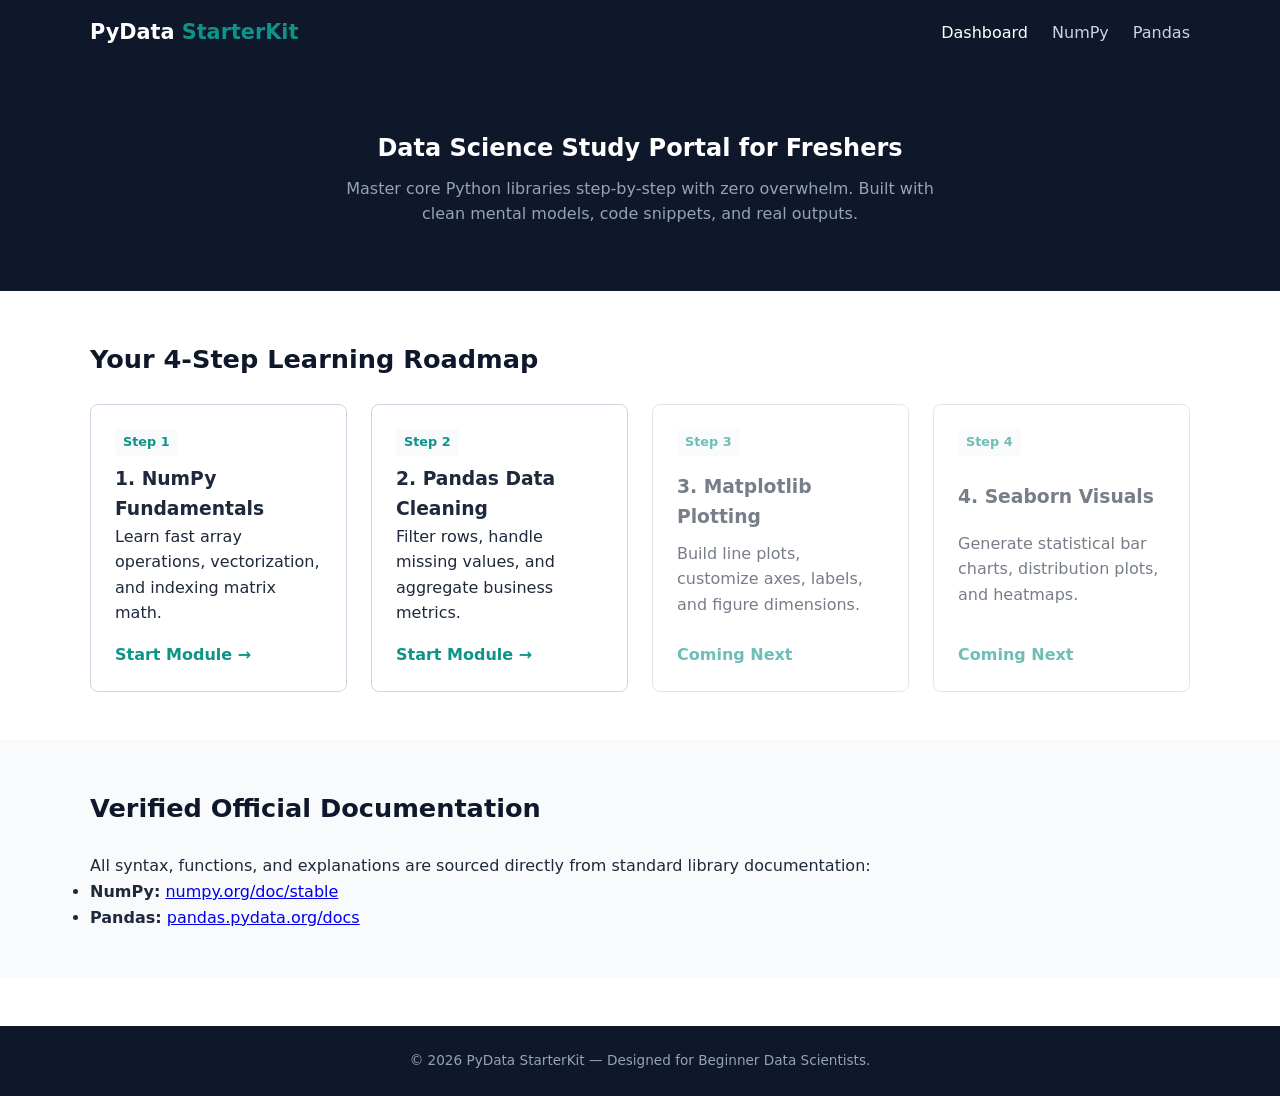
<file: index.html>
<!DOCTYPE html>
<html lang="en">
<head>
    <meta charset="UTF-8">
    <meta name="viewport" content="width=device-width, initial-scale=1.0">
    <title>PyData Portal | Fresher Data Science Roadmap</title>
    <link rel="stylesheet" href="style.css">
</head>
<body>

    <!-- Sticky Navigation -->
    <header class="navbar">
        <div class="container nav-container">
            <a href="index.html" class="logo">PyData <span>StarterKit</span></a>
            <nav class="nav-menu">
                <a href="index.html" class="nav-link active">Dashboard</a>
                <a href="numpy.html" class="nav-link">NumPy</a>
                <a href="pandas.html" class="nav-link">Pandas</a>
            </nav>
        </div>
    </header>

    <!-- Hero Banner -->
    <section class="hero">
        <div class="container">
            <h1>Data Science Study Portal for Freshers</h1>
            <p>Master core Python libraries step-by-step with zero overwhelm. Built with clean mental models, code snippets, and real outputs.</p>
        </div>
    </section>

    <!-- Learning Roadmap Progress -->
    <section class="section">
        <div class="container">
            <h2 class="section-title">Your 4-Step Learning Roadmap</h2>
            <div class="roadmap-grid">
                <a href="numpy.html" class="roadmap-card">
                    <span class="step-tag">Step 1</span>
                    <h3>1. NumPy Fundamentals</h3>
                    <p>Learn fast array operations, vectorization, and indexing matrix math.</p>
                    <span class="card-link">Start Module →</span>
                </a>
                <a href="pandas.html" class="roadmap-card">
                    <span class="step-tag">Step 2</span>
                    <h3>2. Pandas Data Cleaning</h3>
                    <p>Filter rows, handle missing values, and aggregate business metrics.</p>
                    <span class="card-link">Start Module →</span>
                </a>
                <div class="roadmap-card disabled">
                    <span class="step-tag">Step 3</span>
                    <h3>3. Matplotlib Plotting</h3>
                    <p>Build line plots, customize axes, labels, and figure dimensions.</p>
                    <span class="card-link">Coming Next</span>
                </div>
                <div class="roadmap-card disabled">
                    <span class="step-tag">Step 4</span>
                    <h3>4. Seaborn Visuals</h3>
                    <p>Generate statistical bar charts, distribution plots, and heatmaps.</p>
                    <span class="card-link">Coming Next</span>
                </div>
            </div>
        </div>
    </section>

    <!-- Information Sources -->
    <section class="section bg-light">
        <div class="container">
            <h2 class="section-title">Verified Official Documentation</h2>
            <div class="sources-box">
                <p>All syntax, functions, and explanations are sourced directly from standard library documentation:</p>
                <ul>
                    <li><strong>NumPy:</strong> <a href="https://numpy.org/doc/stable/" target="_blank">numpy.org/doc/stable</a></li>
                    <li><strong>Pandas:</strong> <a href="https://pandas.pydata.org/docs/" target="_blank">pandas.pydata.org/docs</a></li>
                </ul>
            </div>
        </div>
    </section>

    <footer class="footer">
        <div class="container text-center">
            <p>&copy; 2026 PyData StarterKit — Designed for Beginner Data Scientists.</p>
        </div>
    </footer>

    <script src="script.js"></script>
</body>
</html>
</file>
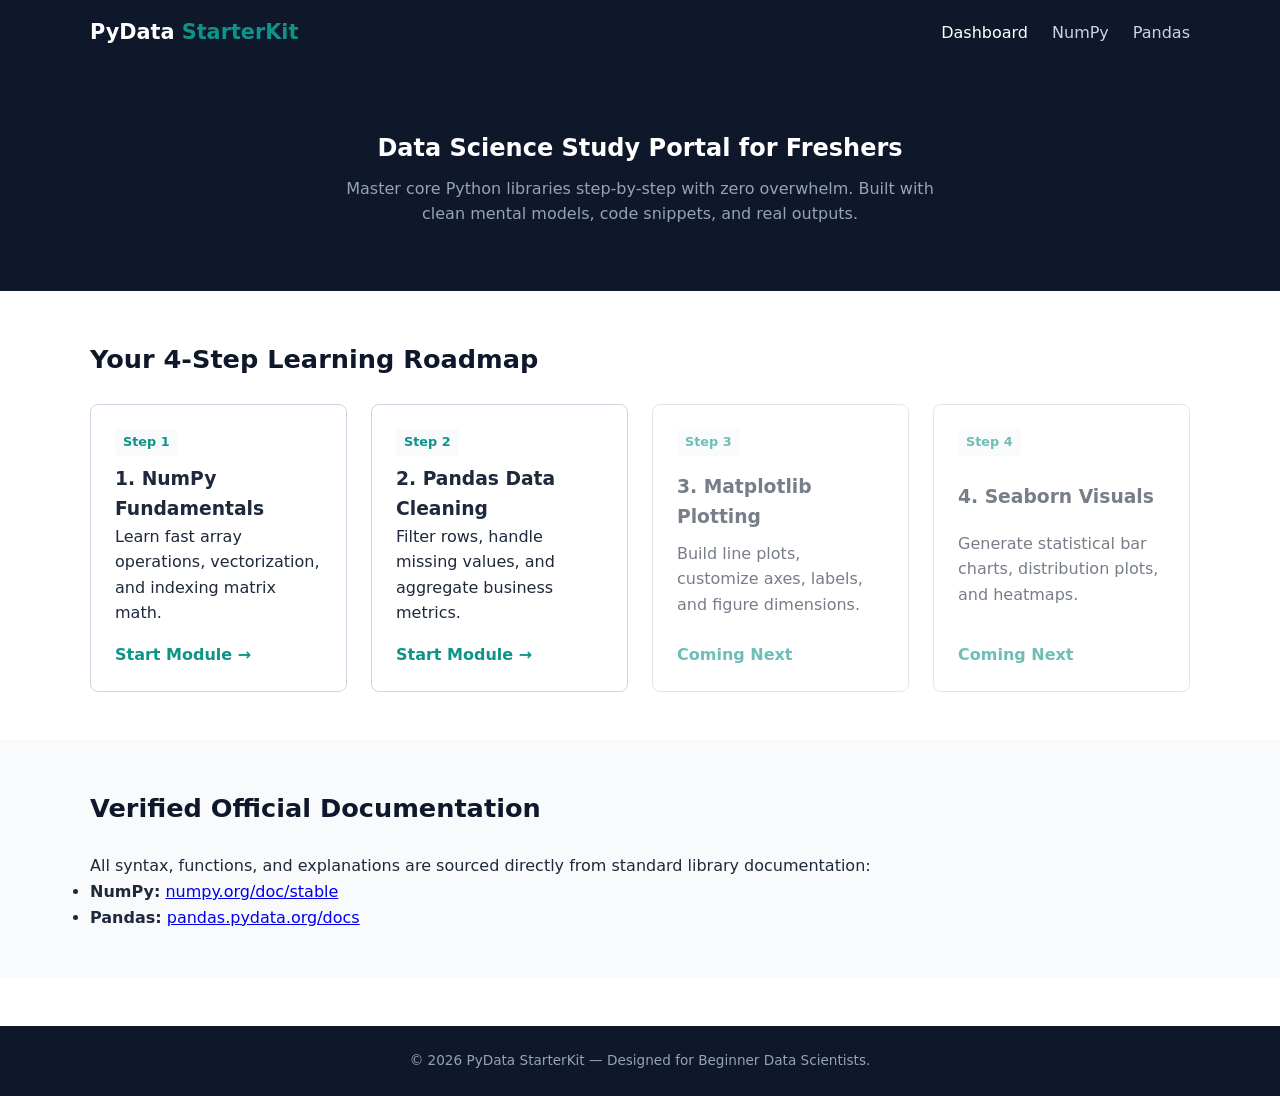
<file: Dashboard & Learning Roadmap.html>
<!DOCTYPE html>
<html lang="en">
<head>
    <meta charset="UTF-8">
    <meta name="viewport" content="width=device-width, initial-scale=1.0">
    <title>PyData Portal | Fresher Data Science Roadmap</title>
    <link rel="stylesheet" href="style.css">
</head>
<body>

    <!-- Sticky Navigation -->
    <header class="navbar">
        <div class="container nav-container">
            <a href="index.html" class="logo">PyData <span>StarterKit</span></a>
            <nav class="nav-menu">
                <a href="index.html" class="nav-link active">Dashboard</a>
                <a href="numpy.html" class="nav-link">NumPy</a>
                <a href="pandas.html" class="nav-link">Pandas</a>
            </nav>
        </div>
    </header>

    <!-- Hero Banner -->
    <section class="hero">
        <div class="container">
            <h1>Data Science Study Portal for Freshers</h1>
            <p>Master core Python libraries step-by-step with zero overwhelm. Built with clean mental models, code snippets, and real outputs.</p>
        </div>
    </section>

    <!-- Learning Roadmap Progress -->
    <section class="section">
        <div class="container">
            <h2 class="section-title">Your 4-Step Learning Roadmap</h2>
            <div class="roadmap-grid">
                <a href="numpy.html" class="roadmap-card">
                    <span class="step-tag">Step 1</span>
                    <h3>1. NumPy Fundamentals</h3>
                    <p>Learn fast array operations, vectorization, and indexing matrix math.</p>
                    <span class="card-link">Start Module →</span>
                </a>
                <a href="pandas.html" class="roadmap-card">
                    <span class="step-tag">Step 2</span>
                    <h3>2. Pandas Data Cleaning</h3>
                    <p>Filter rows, handle missing values, and aggregate business metrics.</p>
                    <span class="card-link">Start Module →</span>
                </a>
                <div class="roadmap-card disabled">
                    <span class="step-tag">Step 3</span>
                    <h3>3. Matplotlib Plotting</h3>
                    <p>Build line plots, customize axes, labels, and figure dimensions.</p>
                    <span class="card-link">Coming Next</span>
                </div>
                <div class="roadmap-card disabled">
                    <span class="step-tag">Step 4</span>
                    <h3>4. Seaborn Visuals</h3>
                    <p>Generate statistical bar charts, distribution plots, and heatmaps.</p>
                    <span class="card-link">Coming Next</span>
                </div>
            </div>
        </div>
    </section>

    <!-- Information Sources -->
    <section class="section bg-light">
        <div class="container">
            <h2 class="section-title">Verified Official Documentation</h2>
            <div class="sources-box">
                <p>All syntax, functions, and explanations are sourced directly from standard library documentation:</p>
                <ul>
                    <li><strong>NumPy:</strong> <a href="https://numpy.org/doc/stable/" target="_blank">numpy.org/doc/stable</a></li>
                    <li><strong>Pandas:</strong> <a href="https://pandas.pydata.org/docs/" target="_blank">pandas.pydata.org/docs</a></li>
                </ul>
            </div>
        </div>
    </section>

    <footer class="footer">
        <div class="container text-center">
            <p>&copy; 2026 PyData StarterKit — Designed for Beginner Data Scientists.</p>
        </div>
    </footer>

    <script src="script.js"></script>
</body>
</html>
</file>
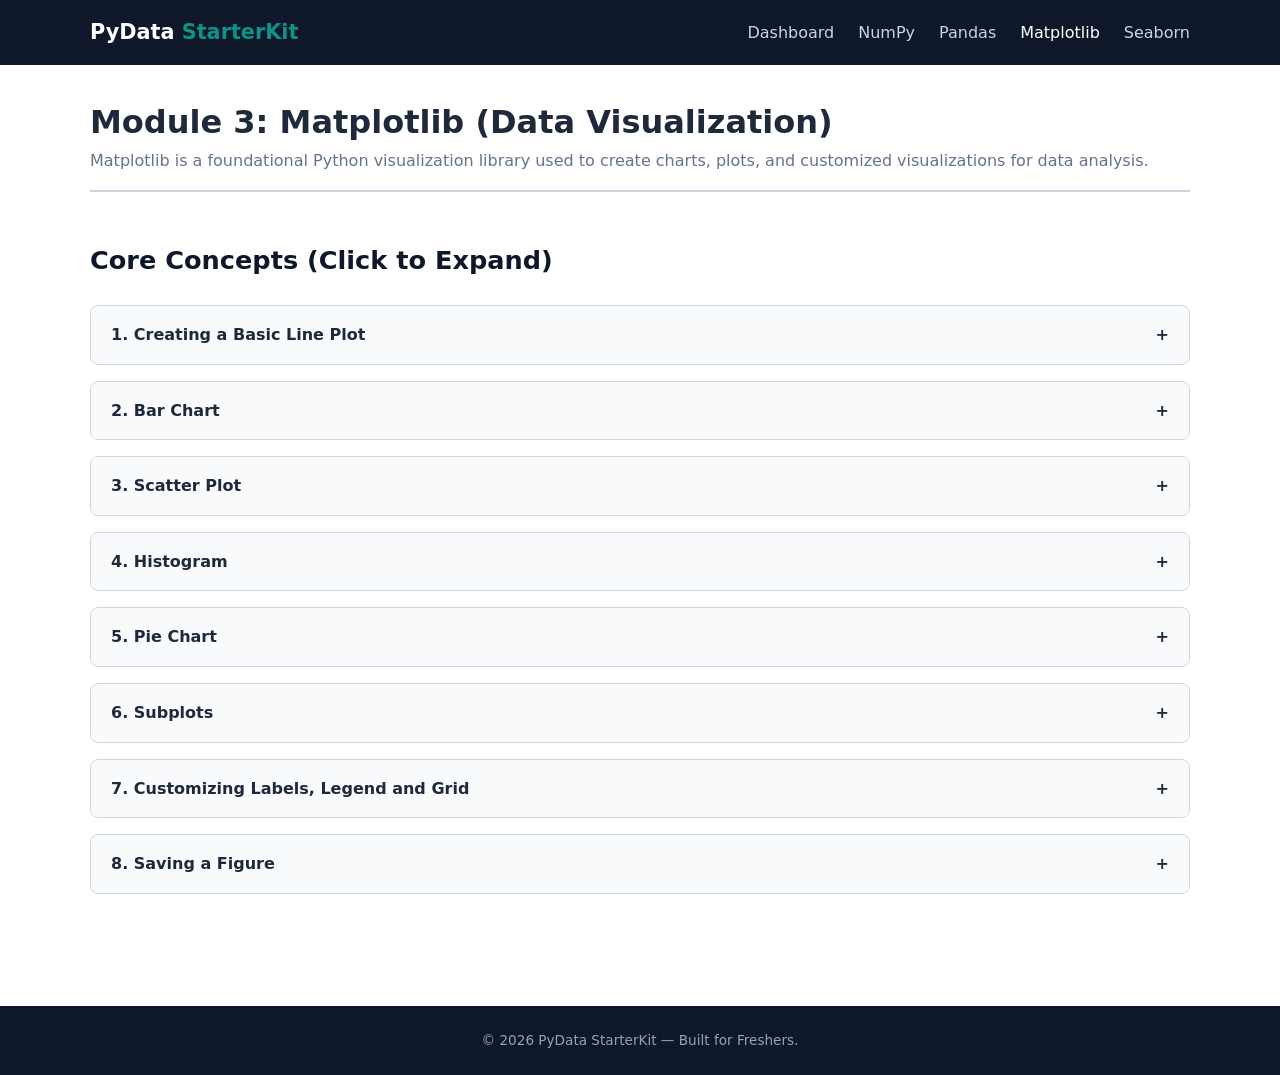
<file: matplotlib.html>
<!DOCTYPE html>
<html lang="en">
<head>
<meta charset="UTF-8">
<meta name="viewport" content="width=device-width, initial-scale=1.0">
<title>Matplotlib Module | PyData Portal</title>
<link rel="stylesheet" href="style.css">
</head>

<body>
<header class="navbar">
<div class="container nav-container">
<a href="index.html" class="logo">PyData <span>StarterKit</span></a>
<nav class="nav-menu">
<a href="index.html" class="nav-link">Dashboard</a>
<a href="numpy.html" class="nav-link">NumPy</a>
<a href="pandas.html" class="nav-link">Pandas</a>
<a href="matplotlib.html" class="nav-link active">Matplotlib</a>
<a href="seaborn.html" class="nav-link">Seaborn</a>
</nav>
</div>
</header>

<div class="container module-header">
<h1>Module 3: Matplotlib (Data Visualization)</h1>
<p>Matplotlib is a foundational Python visualization library used to create charts, plots, and customized visualizations for data analysis.</p>
</div>

<section class="section">
<div class="container">
<h2 class="section-title">Core Concepts (Click to Expand)</h2>

<div class="accordion">
<div class="accordion-header"><span>1. Creating a Basic Line Plot</span><span class="icon">+</span></div>
<div class="accordion-content"><div class="learn-grid">
<div class="learn-col"><h4>💡 Why & When to Use</h4><p>Use a line plot to show trends or changes in values over an ordered variable such as time.</p></div>
<div class="learn-col"><h4>💻 Python Syntax</h4><div class="code-block"><button class="copy-btn" onclick="copyCode(this)">Copy</button><pre><code>import matplotlib.pyplot as plt

months = ["Jan", "Feb", "Mar", "Apr"]
sales = [120, 150, 180, 210]

plt.plot(months, sales, marker="o")
plt.title("Monthly Sales")
plt.xlabel("Month")
plt.ylabel("Sales")
plt.show()</code></pre></div></div>
<div class="learn-col"><h4>📊 Output Result</h4><div class="output-box"><code>A line chart showing sales increasing from January to April.</code></div></div>
</div></div>
</div>

<div class="accordion">
<div class="accordion-header"><span>2. Bar Chart</span><span class="icon">+</span></div>
<div class="accordion-content"><div class="learn-grid">
<div class="learn-col"><h4>💡 Why & When to Use</h4><p>Use bar charts to compare values across discrete categories such as products, departments, or regions.</p></div>
<div class="learn-col"><h4>💻 Python Syntax</h4><div class="code-block"><button class="copy-btn" onclick="copyCode(this)">Copy</button><pre><code>import matplotlib.pyplot as plt

products = ["A", "B", "C", "D"]
sales = [45, 70, 55, 90]

plt.bar(products, sales)
plt.title("Product Sales")
plt.xlabel("Product")
plt.ylabel("Sales")
plt.show()</code></pre></div></div>
<div class="learn-col"><h4>📊 Output Result</h4><div class="output-box"><code>Four vertical bars comparing the sales of products A, B, C, and D.</code></div></div>
</div></div>
</div>

<div class="accordion">
<div class="accordion-header"><span>3. Scatter Plot</span><span class="icon">+</span></div>
<div class="accordion-content"><div class="learn-grid">
<div class="learn-col"><h4>💡 Why & When to Use</h4><p>Use scatter plots to examine the relationship or possible correlation between two numerical variables.</p></div>
<div class="learn-col"><h4>💻 Python Syntax</h4><div class="code-block"><button class="copy-btn" onclick="copyCode(this)">Copy</button><pre><code>import matplotlib.pyplot as plt

hours = [1, 2, 3, 4, 5]
scores = [45, 52, 61, 70, 82]

plt.scatter(hours, scores)
plt.title("Study Hours vs Score")
plt.xlabel("Study Hours")
plt.ylabel("Score")
plt.show()</code></pre></div></div>
<div class="learn-col"><h4>📊 Output Result</h4><div class="output-box"><code>Points showing a positive relationship between study hours and scores.</code></div></div>
</div></div>
</div>

<div class="accordion">
<div class="accordion-header"><span>4. Histogram</span><span class="icon">+</span></div>
<div class="accordion-content"><div class="learn-grid">
<div class="learn-col"><h4>💡 Why & When to Use</h4><p>Use a histogram to understand the distribution of a numerical variable by grouping values into bins.</p></div>
<div class="learn-col"><h4>💻 Python Syntax</h4><div class="code-block"><button class="copy-btn" onclick="copyCode(this)">Copy</button><pre><code>import matplotlib.pyplot as plt

ages = [21, 22, 22, 23, 24, 24, 24, 25, 26, 27, 28]

plt.hist(ages, bins=5)
plt.title("Age Distribution")
plt.xlabel("Age")
plt.ylabel("Frequency")
plt.show()</code></pre></div></div>
<div class="learn-col"><h4>📊 Output Result</h4><div class="output-box"><code>A frequency distribution showing how observations are spread across age ranges.</code></div></div>
</div></div>
</div>

<div class="accordion">
<div class="accordion-header"><span>5. Pie Chart</span><span class="icon">+</span></div>
<div class="accordion-content"><div class="learn-grid">
<div class="learn-col"><h4>💡 Why & When to Use</h4><p>Use a pie chart when you need to display simple part-to-whole proportions for a small number of categories.</p></div>
<div class="learn-col"><h4>💻 Python Syntax</h4><div class="code-block"><button class="copy-btn" onclick="copyCode(this)">Copy</button><pre><code>import matplotlib.pyplot as plt

labels = ["Python", "SQL", "ML", "Power BI"]
values = [35, 25, 25, 15]

plt.pie(values, labels=labels, autopct="%1.1f%%")
plt.title("Skill Distribution")
plt.show()</code></pre></div></div>
<div class="learn-col"><h4>📊 Output Result</h4><div class="output-box"><code>A pie chart displaying the percentage contribution of each skill.</code></div></div>
</div></div>
</div>

<div class="accordion">
<div class="accordion-header"><span>6. Subplots</span><span class="icon">+</span></div>
<div class="accordion-content"><div class="learn-grid">
<div class="learn-col"><h4>💡 Why & When to Use</h4><p>Use subplots when multiple related charts need to be displayed together for comparison.</p></div>
<div class="learn-col"><h4>💻 Python Syntax</h4><div class="code-block"><button class="copy-btn" onclick="copyCode(this)">Copy</button><pre><code>import matplotlib.pyplot as plt

fig, axes = plt.subplots(1, 2, figsize=(10, 4))

axes[0].plot([1, 2, 3], [10, 20, 15])
axes[0].set_title("Trend")

axes[1].bar(["A", "B", "C"], [30, 50, 40])
axes[1].set_title("Comparison")

plt.tight_layout()
plt.show()</code></pre></div></div>
<div class="learn-col"><h4>📊 Output Result</h4><div class="output-box"><code>Two related plots displayed in a single figure.</code></div></div>
</div></div>
</div>

<div class="accordion">
<div class="accordion-header"><span>7. Customizing Labels, Legend and Grid</span><span class="icon">+</span></div>
<div class="accordion-content"><div class="learn-grid">
<div class="learn-col"><h4>💡 Why & When to Use</h4><p>Use labels, legends, and grids to make visualizations easier to understand and communicate insights clearly.</p></div>
<div class="learn-col"><h4>💻 Python Syntax</h4><div class="code-block"><button class="copy-btn" onclick="copyCode(this)">Copy</button><pre><code>import matplotlib.pyplot as plt

x = [1, 2, 3, 4]
y = [20, 35, 30, 50]

plt.plot(x, y, label="Revenue")
plt.xlabel("Quarter")
plt.ylabel("Revenue")
plt.title("Quarterly Revenue")
plt.legend()
plt.grid(True)
plt.show()</code></pre></div></div>
<div class="learn-col"><h4>📊 Output Result</h4><div class="output-box"><code>A labeled chart with a title, legend, and grid for easier interpretation.</code></div></div>
</div></div>
</div>

<div class="accordion">
<div class="accordion-header"><span>8. Saving a Figure</span><span class="icon">+</span></div>
<div class="accordion-content"><div class="learn-grid">
<div class="learn-col"><h4>💡 Why & When to Use</h4><p>Use <code>savefig()</code> when a visualization needs to be saved for a report, presentation, dashboard, or project.</p></div>
<div class="learn-col"><h4>💻 Python Syntax</h4><div class="code-block"><button class="copy-btn" onclick="copyCode(this)">Copy</button><pre><code>import matplotlib.pyplot as plt

plt.plot([1, 2, 3], [10, 20, 15])
plt.title("Sample Plot")

plt.savefig("sales_plot.png", dpi=300, bbox_inches="tight")
plt.show()</code></pre></div></div>
<div class="learn-col"><h4>📊 Output Result</h4><div class="output-box"><code>A high-resolution PNG file named sales_plot.png is created.</code></div></div>
</div></div>
</div>

</div>
</section>

<footer class="footer">
<div class="container text-center">
<p>&copy; 2026 PyData StarterKit — Built for Freshers.</p>
</div>
</footer>

<script src="script.js"></script>
</body>
</html>
</file>
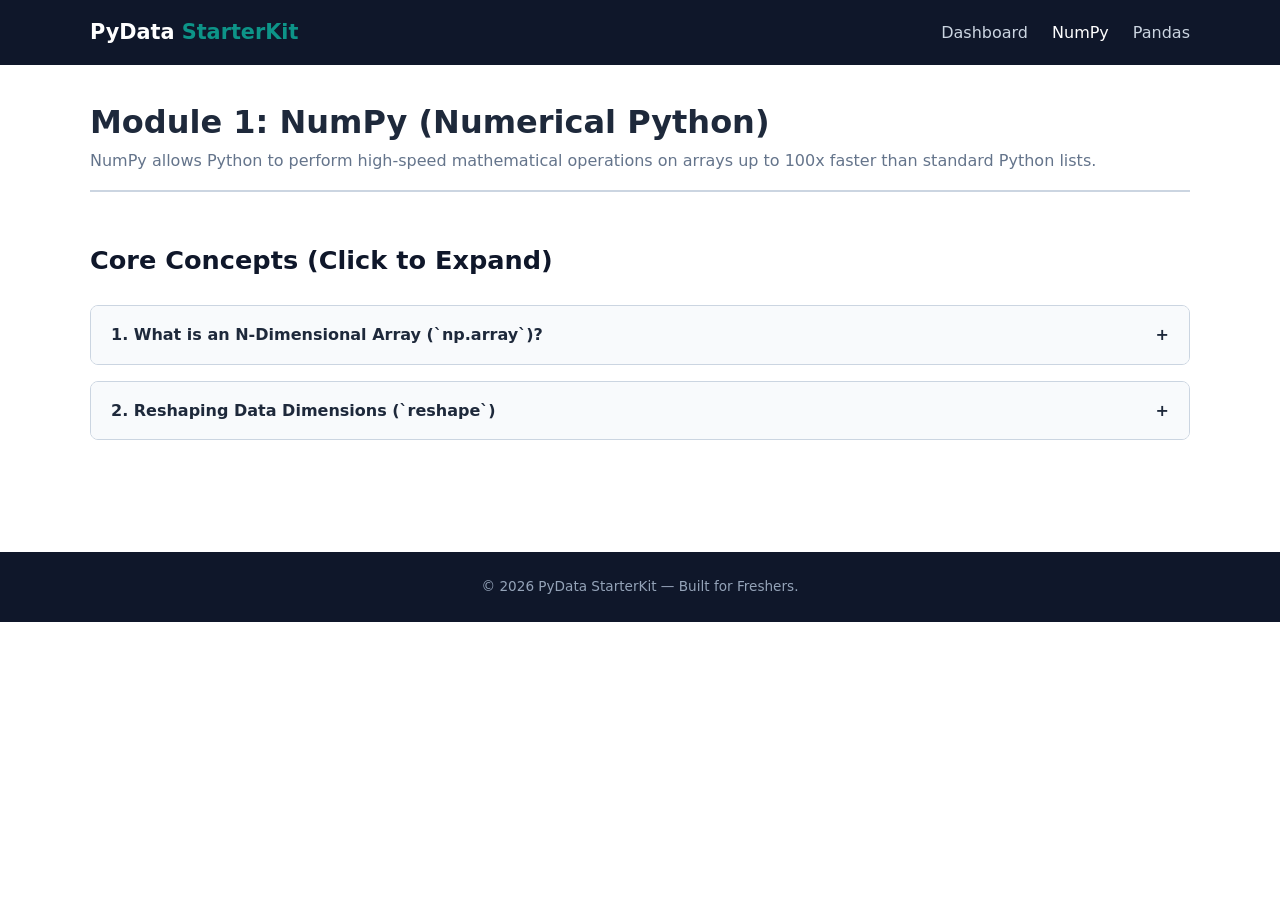
<file: NumPy Module.html>
<!DOCTYPE html>
<html lang="en">
<head>
    <meta charset="UTF-8">
    <meta name="viewport" content="width=device-width, initial-scale=1.0">
    <title>NumPy Module | PyData Portal</title>
    <link rel="stylesheet" href="style.css">
</head>
<body>

    <!-- Sticky Navigation -->
    <header class="navbar">
        <div class="container nav-container">
            <a href="index.html" class="logo">PyData <span>StarterKit</span></a>
            <nav class="nav-menu">
                <a href="index.html" class="nav-link">Dashboard</a>
                <a href="numpy.html" class="nav-link active">NumPy</a>
                <a href="pandas.html" class="nav-link">Pandas</a>
            </nav>
        </div>
    </header>

    <div class="container module-header">
        <h1>Module 1: NumPy (Numerical Python)</h1>
        <p>NumPy allows Python to perform high-speed mathematical operations on arrays up to 100x faster than standard Python lists.</p>
    </div>

    <!-- Learn-Try-See Interactive Accordion List -->
    <section class="section">
        <div class="container">
            <h2 class="section-title">Core Concepts (Click to Expand)</h2>

            <!-- Concept 1 Accordion -->
            <div class="accordion">
                <div class="accordion-header">
                    <span>1. What is an N-Dimensional Array (`np.array`)?</span>
                    <span class="icon">+</span>
                </div>
                <div class="accordion-content">
                    <div class="learn-grid">
                        <div class="learn-col">
                            <h4>💡 Why & When to Use</h4>
                            <p>Use <code>np.array()</code> when you need to store list-like numbers and perform calculations on all elements at once without writing slow <code>for</code> loops.</p>
                        </div>
                        <div class="learn-col">
                            <h4>💻 Python Syntax</h4>
                            <div class="code-block">
                                <button class="copy-btn" onclick="copyCode(this)">Copy</button>
<pre><code>import numpy as np

# Create 1D array
scores = np.array([85, 90, 78, 92])

# Vectorized operation (adds 5 points to everyone)
updated_scores = scores + 5
print(updated_scores)</code></pre>
                            </div>
                        </div>
                        <div class="learn-col">
                            <h4>📊 Output Result</h4>
                            <div class="output-box">
                                <code>[90 95 83 97]</code>
                            </div>
                        </div>
                    </div>
                </div>
            </div>

            <!-- Concept 2 Accordion -->
            <div class="accordion">
                <div class="accordion-header">
                    <span>2. Reshaping Data Dimensions (`reshape`)</span>
                    <span class="icon">+</span>
                </div>
                <div class="accordion-content">
                    <div class="learn-grid">
                        <div class="learn-col">
                            <h4>💡 Why & When to Use</h4>
                            <p>Use <code>reshape()</code> to change a flat list of values into a structured matrix with rows and columns (e.g., preparing image pixels or tabular feature matrices for ML models).</p>
                        </div>
                        <div class="learn-col">
                            <h4>💻 Python Syntax</h4>
                            <div class="code-block">
                                <button class="copy-btn" onclick="copyCode(this)">Copy</button>
<pre><code>import numpy as np

# Create array from 1 to 6
arr = np.arange(1, 7)

# Convert 6 elements into 2 rows, 3 columns
matrix = arr.reshape(2, 3)
print(matrix)</code></pre>
                            </div>
                        </div>
                        <div class="learn-col">
                            <h4>📊 Output Result</h4>
                            <div class="output-box">
                                <code>[[1 2 3]<br>&nbsp;[4 5 6]]</code>
                            </div>
                        </div>
                    </div>
                </div>
            </div>

        </div>
    </section>

    <footer class="footer">
        <div class="container text-center">
            <p>&copy; 2026 PyData StarterKit — Built for Freshers.</p>
        </div>
    </footer>

    <script src="script.js"></script>
</body>
</html>
</file>
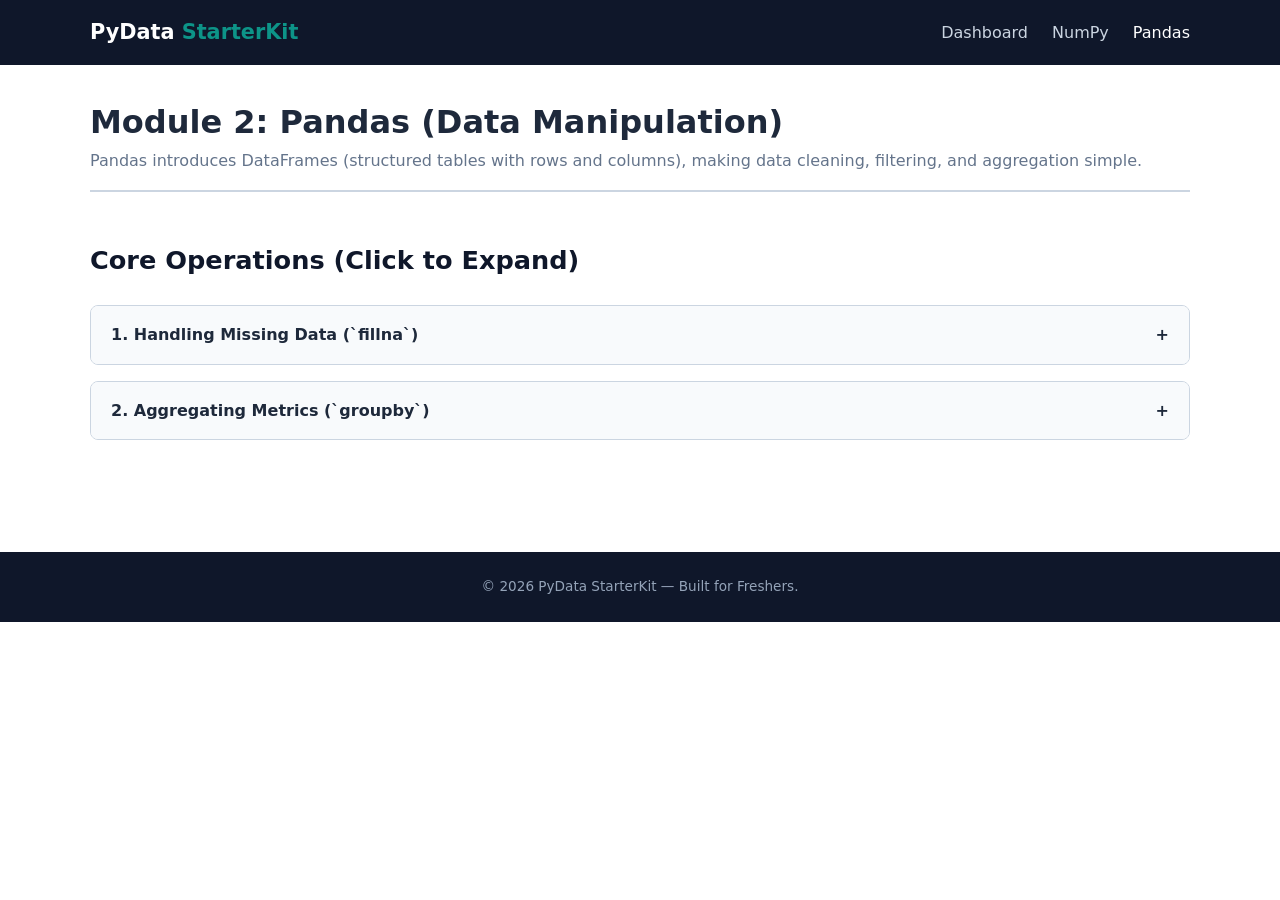
<file: Pandas Module.html>
<!DOCTYPE html>
<html lang="en">
<head>
    <meta charset="UTF-8">
    <meta name="viewport" content="width=device-width, initial-scale=1.0">
    <title>Pandas Module | PyData Portal</title>
    <link rel="stylesheet" href="style.css">
</head>
<body>

    <!-- Sticky Navigation -->
    <header class="navbar">
        <div class="container nav-container">
            <a href="index.html" class="logo">PyData <span>StarterKit</span></a>
            <nav class="nav-menu">
                <a href="index.html" class="nav-link">Dashboard</a>
                <a href="numpy.html" class="nav-link">NumPy</a>
                <a href="pandas.html" class="nav-link active">Pandas</a>
            </nav>
        </div>
    </header>

    <div class="container module-header">
        <h1>Module 2: Pandas (Data Manipulation)</h1>
        <p>Pandas introduces DataFrames (structured tables with rows and columns), making data cleaning, filtering, and aggregation simple.</p>
    </div>

    <section class="section">
        <div class="container">
            <h2 class="section-title">Core Operations (Click to Expand)</h2>

            <!-- Concept 1 Accordion -->
            <div class="accordion">
                <div class="accordion-header">
                    <span>1. Handling Missing Data (`fillna`)</span>
                    <span class="icon">+</span>
                </div>
                <div class="accordion-content">
                    <div class="learn-grid">
                        <div class="learn-col">
                            <h4>💡 Why & When to Use</h4>
                            <p>Real-world datasets have missing entries (`NaN`). Use <code>fillna()</code> to replace missing values with average numbers so models don't crash.</p>
                        </div>
                        <div class="learn-col">
                            <h4>💻 Python Syntax</h4>
                            <div class="code-block">
                                <button class="copy-btn" onclick="copyCode(this)">Copy</button>
<pre><code>import pandas as pd
import numpy as np

# Sample dataset with missing value
data = {'Name': ['Alice', 'Bob', 'Charlie'],
        'Experience': [2.0, np.nan, 4.0]}
df = pd.DataFrame(data)

# Replace missing values with column mean
mean_exp = df['Experience'].mean()
df['Experience'] = df['Experience'].fillna(mean_exp)
print(df)</code></pre>
                            </div>
                        </div>
                        <div class="learn-col">
                            <h4>📊 Output Result</h4>
                            <div class="output-box">
                                <code>Name &nbsp;&nbsp;&nbsp;Experience<br>Alice &nbsp;&nbsp;&nbsp;&nbsp;&nbsp;2.0<br>Bob &nbsp;&nbsp;&nbsp;&nbsp;&nbsp;&nbsp;&nbsp;3.0<br>Charlie &nbsp;&nbsp;4.0</code>
                            </div>
                        </div>
                    </div>
                </div>
            </div>

            <!-- Concept 2 Accordion -->
            <div class="accordion">
                <div class="accordion-header">
                    <span>2. Aggregating Metrics (`groupby`)</span>
                    <span class="icon">+</span>
                </div>
                <div class="accordion-content">
                    <div class="learn-grid">
                        <div class="learn-col">
                            <h4>💡 Why & When to Use</h4>
                            <p>Use <code>groupby()</code> to split your dataset into categories (e.g., Departments) and calculate average salaries or metrics per department.</p>
                        </div>
                        <div class="learn-col">
                            <h4>💻 Python Syntax</h4>
                            <div class="code-block">
                                <button class="copy-btn" onclick="copyCode(this)">Copy</button>
<pre><code>import pandas as pd

data = {'Dept': ['DS', 'DS', 'Eng'],
        'Salary': [70000, 80000, 65000]}
df = pd.DataFrame(data)

# Calculate mean salary per Dept
result = df.groupby('Dept')['Salary'].mean()
print(result)</code></pre>
                            </div>
                        </div>
                        <div class="learn-col">
                            <h4>📊 Output Result</h4>
                            <div class="output-box">
                                <code>Dept<br>DS &nbsp;&nbsp;&nbsp;&nbsp;75000<br>Eng &nbsp;&nbsp;&nbsp;65000</code>
                            </div>
                        </div>
                    </div>
                </div>
            </div>

        </div>
    </section>

    <footer class="footer">
        <div class="container text-center">
            <p>&copy; 2026 PyData StarterKit — Built for Freshers.</p>
        </div>
    </footer>

    <script src="script.js"></script>
</body>
</html>
</file>
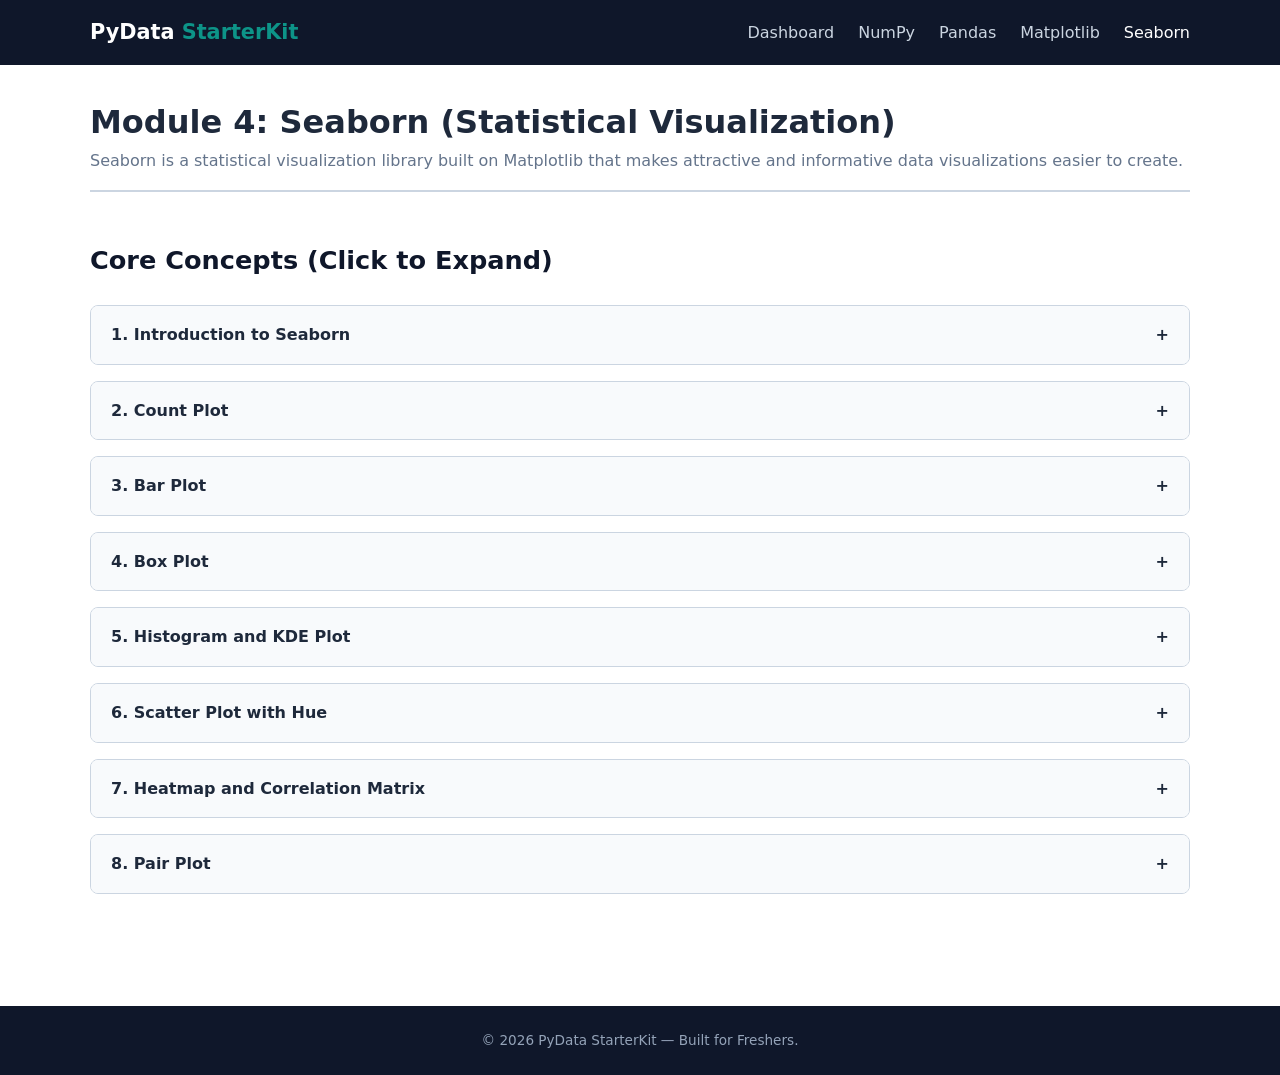
<file: seaborn.html>
<!DOCTYPE html>
<html lang="en">
<head>
<meta charset="UTF-8">
<meta name="viewport" content="width=device-width, initial-scale=1.0">
<title>Seaborn Module | PyData Portal</title>
<link rel="stylesheet" href="style.css">
</head>

<body>
<header class="navbar">
<div class="container nav-container">
<a href="index.html" class="logo">PyData <span>StarterKit</span></a>
<nav class="nav-menu">
<a href="index.html" class="nav-link">Dashboard</a>
<a href="numpy.html" class="nav-link">NumPy</a>
<a href="pandas.html" class="nav-link">Pandas</a>
<a href="matplotlib.html" class="nav-link">Matplotlib</a>
<a href="seaborn.html" class="nav-link active">Seaborn</a>
</nav>
</div>
</header>

<div class="container module-header">
<h1>Module 4: Seaborn (Statistical Visualization)</h1>
<p>Seaborn is a statistical visualization library built on Matplotlib that makes attractive and informative data visualizations easier to create.</p>
</div>

<section class="section">
<div class="container">
<h2 class="section-title">Core Concepts (Click to Expand)</h2>

<div class="accordion">
<div class="accordion-header"><span>1. Introduction to Seaborn</span><span class="icon">+</span></div>
<div class="accordion-content"><div class="learn-grid">
<div class="learn-col"><h4>💡 Why & When to Use</h4><p>Use Seaborn when you want concise syntax and statistical plots that work naturally with Pandas DataFrames.</p></div>
<div class="learn-col"><h4>💻 Python Syntax</h4><div class="code-block"><button class="copy-btn" onclick="copyCode(this)">Copy</button><pre><code>import seaborn as sns
import matplotlib.pyplot as plt

tips = sns.load_dataset("tips")

sns.scatterplot(data=tips, x="total_bill", y="tip")
plt.show()</code></pre></div></div>
<div class="learn-col"><h4>📊 Output Result</h4><div class="output-box"><code>A scatter plot showing the relationship between total bill and tip.</code></div></div>
</div></div>
</div>

<div class="accordion">
<div class="accordion-header"><span>2. Count Plot</span><span class="icon">+</span></div>
<div class="accordion-content"><div class="learn-grid">
<div class="learn-col"><h4>💡 Why & When to Use</h4><p>Use a count plot to show how many observations belong to each category.</p></div>
<div class="learn-col"><h4>💻 Python Syntax</h4><div class="code-block"><button class="copy-btn" onclick="copyCode(this)">Copy</button><pre><code>import seaborn as sns
import matplotlib.pyplot as plt

tips = sns.load_dataset("tips")

sns.countplot(data=tips, x="day")
plt.title("Number of Records by Day")
plt.show()</code></pre></div></div>
<div class="learn-col"><h4>📊 Output Result</h4><div class="output-box"><code>Bars showing the number of observations for each day.</code></div></div>
</div></div>
</div>

<div class="accordion">
<div class="accordion-header"><span>3. Bar Plot</span><span class="icon">+</span></div>
<div class="accordion-content"><div class="learn-grid">
<div class="learn-col"><h4>💡 Why & When to Use</h4><p>Use a bar plot to compare an estimated numerical value across categories. Seaborn can also display confidence intervals.</p></div>
<div class="learn-col"><h4>💻 Python Syntax</h4><div class="code-block"><button class="copy-btn" onclick="copyCode(this)">Copy</button><pre><code>import seaborn as sns
import matplotlib.pyplot as plt

tips = sns.load_dataset("tips")

sns.barplot(data=tips, x="day", y="total_bill")
plt.title("Average Bill by Day")
plt.show()</code></pre></div></div>
<div class="learn-col"><h4>📊 Output Result</h4><div class="output-box"><code>Bars comparing the average total bill across days.</code></div></div>
</div></div>
</div>

<div class="accordion">
<div class="accordion-header"><span>4. Box Plot</span><span class="icon">+</span></div>
<div class="accordion-content"><div class="learn-grid">
<div class="learn-col"><h4>💡 Why & When to Use</h4><p>Use a box plot to understand the distribution, median, quartiles, spread, and potential outliers of numerical data.</p></div>
<div class="learn-col"><h4>💻 Python Syntax</h4><div class="code-block"><button class="copy-btn" onclick="copyCode(this)">Copy</button><pre><code>import seaborn as sns
import matplotlib.pyplot as plt

tips = sns.load_dataset("tips")

sns.boxplot(data=tips, x="day", y="total_bill")
plt.title("Bill Distribution by Day")
plt.show()</code></pre></div></div>
<div class="learn-col"><h4>📊 Output Result</h4><div class="output-box"><code>Box plots showing the distribution and possible outliers for each day.</code></div></div>
</div></div>
</div>

<div class="accordion">
<div class="accordion-header"><span>5. Histogram and KDE Plot</span><span class="icon">+</span></div>
<div class="accordion-content"><div class="learn-grid">
<div class="learn-col"><h4>💡 Why & When to Use</h4><p>Use a histogram with KDE to see both the frequency distribution and a smoothed estimate of the data distribution.</p></div>
<div class="learn-col"><h4>💻 Python Syntax</h4><div class="code-block"><button class="copy-btn" onclick="copyCode(this)">Copy</button><pre><code>import seaborn as sns
import matplotlib.pyplot as plt

tips = sns.load_dataset("tips")

sns.histplot(data=tips, x="total_bill", kde=True)
plt.title("Total Bill Distribution")
plt.show()</code></pre></div></div>
<div class="learn-col"><h4>📊 Output Result</h4><div class="output-box"><code>A histogram with a KDE curve showing the shape of the bill distribution.</code></div></div>
</div></div>
</div>

<div class="accordion">
<div class="accordion-header"><span>6. Scatter Plot with Hue</span><span class="icon">+</span></div>
<div class="accordion-content"><div class="learn-grid">
<div class="learn-col"><h4>💡 Why & When to Use</h4><p>Use <code>hue</code> to divide observations into categories using different visual groups.</p></div>
<div class="learn-col"><h4>💻 Python Syntax</h4><div class="code-block"><button class="copy-btn" onclick="copyCode(this)">Copy</button><pre><code>import seaborn as sns
import matplotlib.pyplot as plt

tips = sns.load_dataset("tips")

sns.scatterplot(
    data=tips,
    x="total_bill",
    y="tip",
    hue="sex"
)
plt.title("Bill vs Tip by Gender")
plt.show()</code></pre></div></div>
<div class="learn-col"><h4>📊 Output Result</h4><div class="output-box"><code>Points are visually grouped according to the sex category.</code></div></div>
</div></div>
</div>

<div class="accordion">
<div class="accordion-header"><span>7. Heatmap and Correlation Matrix</span><span class="icon">+</span></div>
<div class="accordion-content"><div class="learn-grid">
<div class="learn-col"><h4>💡 Why & When to Use</h4><p>Use a heatmap to display numerical relationships in matrix form. Correlation heatmaps are especially useful during EDA.</p></div>
<div class="learn-col"><h4>💻 Python Syntax</h4><div class="code-block"><button class="copy-btn" onclick="copyCode(this)">Copy</button><pre><code>import seaborn as sns
import matplotlib.pyplot as plt

tips = sns.load_dataset("tips")
corr = tips.select_dtypes("number").corr()

sns.heatmap(corr, annot=True)
plt.title("Correlation Matrix")
plt.show()</code></pre></div></div>
<div class="learn-col"><h4>📊 Output Result</h4><div class="output-box"><code>A matrix where correlation values are displayed for pairs of numerical variables.</code></div></div>
</div></div>
</div>

<div class="accordion">
<div class="accordion-header"><span>8. Pair Plot</span><span class="icon">+</span></div>
<div class="accordion-content"><div class="learn-grid">
<div class="learn-col"><h4>💡 Why & When to Use</h4><p>Use a pair plot during exploratory data analysis to inspect relationships and distributions across multiple numerical variables at once.</p></div>
<div class="learn-col"><h4>💻 Python Syntax</h4><div class="code-block"><button class="copy-btn" onclick="copyCode(this)">Copy</button><pre><code>import seaborn as sns
import matplotlib.pyplot as plt

tips = sns.load_dataset("tips")

sns.pairplot(
    tips,
    vars=["total_bill", "tip", "size"],
    hue="sex"
)
plt.show()</code></pre></div></div>
<div class="learn-col"><h4>📊 Output Result</h4><div class="output-box"><code>A grid of pairwise plots showing relationships and distributions between selected variables.</code></div></div>
</div></div>
</div>

</div>
</section>

<footer class="footer">
<div class="container text-center">
<p>&copy; 2026 PyData StarterKit — Built for Freshers.</p>
</div>
</footer>

<script src="script.js"></script>
</body>
</html>
</file>
<file: style.css>
/* ==========================================================================
   Color Palette:
   1. Primary Dark: #0f172a (Slate Navy)
   2. Accent:       #0d9488 (Teal Cyan)
   3. Light Neutral:#f8fafc (Ice Gray)
   ========================================================================== */

:root {
    --primary: #0f172a;
    --accent: #0d9488;
    --bg-light: #f8fafc;
    --text-dark: #1e293b;
    --text-muted: #64748b;
    --card-bg: #ffffff;
    --border: #cbd5e1;
    --radius: 8px;
}

* {
    margin: 0;
    padding: 0;
    box-sizing: border-box;
}

body {
    font-family: system-ui, -apple-system, sans-serif;
    color: var(--text-dark);
    background-color: #ffffff;
    line-height: 1.6;
}

.container {
    width: 90%;
    max-width: 1100px;
    margin: 0 auto;
}

/* Navbar */
.navbar {
    background-color: var(--primary);
    position: sticky;
    top: 0;
    z-index: 100;
}

.nav-container {
    display: flex;
    justify-content: space-between;
    align-items: center;
    padding: 1rem 0;
}

.logo {
    color: #ffffff;
    font-size: 1.3rem;
    font-weight: 700;
    text-decoration: none;
}

.logo span { color: var(--accent); }

.nav-menu { display: flex; gap: 1.5rem; }

.nav-link {
    color: #cbd5e1;
    text-decoration: none;
    font-weight: 500;
}

.nav-link:hover, .nav-link.active { color: #ffffff; }

/* Hero & Header */
.hero {
    background-color: var(--primary);
    color: #ffffff;
    padding: 4rem 0;
    text-align: center;
}

.hero p { color: #94a3b8; max-width: 600px; margin: 0.5rem auto 0; }

.module-header {
    margin-top: 2rem;
    padding-bottom: 1rem;
    border-bottom: 2px solid var(--border);
}

.module-header p { color: var(--text-muted); }

/* Roadmap Cards */
.section { padding: 3rem 0; }
.bg-light { background-color: var(--bg-light); }
.section-title { margin-bottom: 1.5rem; font-size: 1.6rem; color: var(--primary); }

.roadmap-grid {
    display: grid;
    grid-template-columns: repeat(auto-fit, minmax(240px, 1fr));
    gap: 1.5rem;
}

.roadmap-card {
    background: var(--card-bg);
    border: 1px solid var(--border);
    border-radius: var(--radius);
    padding: 1.5rem;
    text-decoration: none;
    color: inherit;
    display: flex;
    flex-direction: column;
    justify-content: space-between;
    transition: transform 0.2s;
}

.roadmap-card:hover:not(.disabled) { transform: translateY(-4px); }
.roadmap-card.disabled { opacity: 0.6; cursor: not-allowed; }

.step-tag {
    background: var(--bg-light);
    color: var(--accent);
    font-weight: 700;
    font-size: 0.8rem;
    padding: 0.2rem 0.5rem;
    width: fit-content;
    border-radius: 4px;
    margin-bottom: 0.5rem;
}

.card-link { color: var(--accent); font-weight: 600; margin-top: 1rem; }

/* Learn-Try-See Accordions */
.accordion {
    border: 1px solid var(--border);
    border-radius: var(--radius);
    margin-bottom: 1rem;
    overflow: hidden;
}

.accordion-header {
    background-color: var(--bg-light);
    padding: 1rem 1.25rem;
    font-weight: 600;
    cursor: pointer;
    display: flex;
    justify-content: space-between;
    align-items: center;
}

.accordion-content {
    display: none;
    padding: 1.25rem;
    background-color: #ffffff;
}

.accordion.active .accordion-content { display: block; }

.learn-grid {
    display: grid;
    grid-template-columns: repeat(auto-fit, minmax(280px, 1fr));
    gap: 1.25rem;
}

.learn-col h4 { margin-bottom: 0.5rem; font-size: 0.95rem; }

/* Code Block & Output */
.code-block {
    position: relative;
    background-color: var(--primary);
    color: #f8fafc;
    padding: 1rem;
    border-radius: var(--radius);
}

.code-block pre code { font-family: monospace; font-size: 0.85rem; }

.copy-btn {
    position: absolute;
    top: 0.5rem;
    right: 0.5rem;
    background: #334155;
    color: #fff;
    border: none;
    padding: 0.2rem 0.5rem;
    font-size: 0.7rem;
    border-radius: 4px;
    cursor: pointer;
}

.output-box {
    background-color: var(--bg-light);
    border-left: 4px solid var(--accent);
    padding: 1rem;
    border-radius: 4px;
    font-family: monospace;
    font-size: 0.85rem;
}

/* Footer */
.footer {
    background-color: var(--primary);
    color: #94a3b8;
    padding: 1.5rem 0;
    font-size: 0.85rem;
    margin-top: 3rem;
}

.text-center { text-align: center; }
</file>
